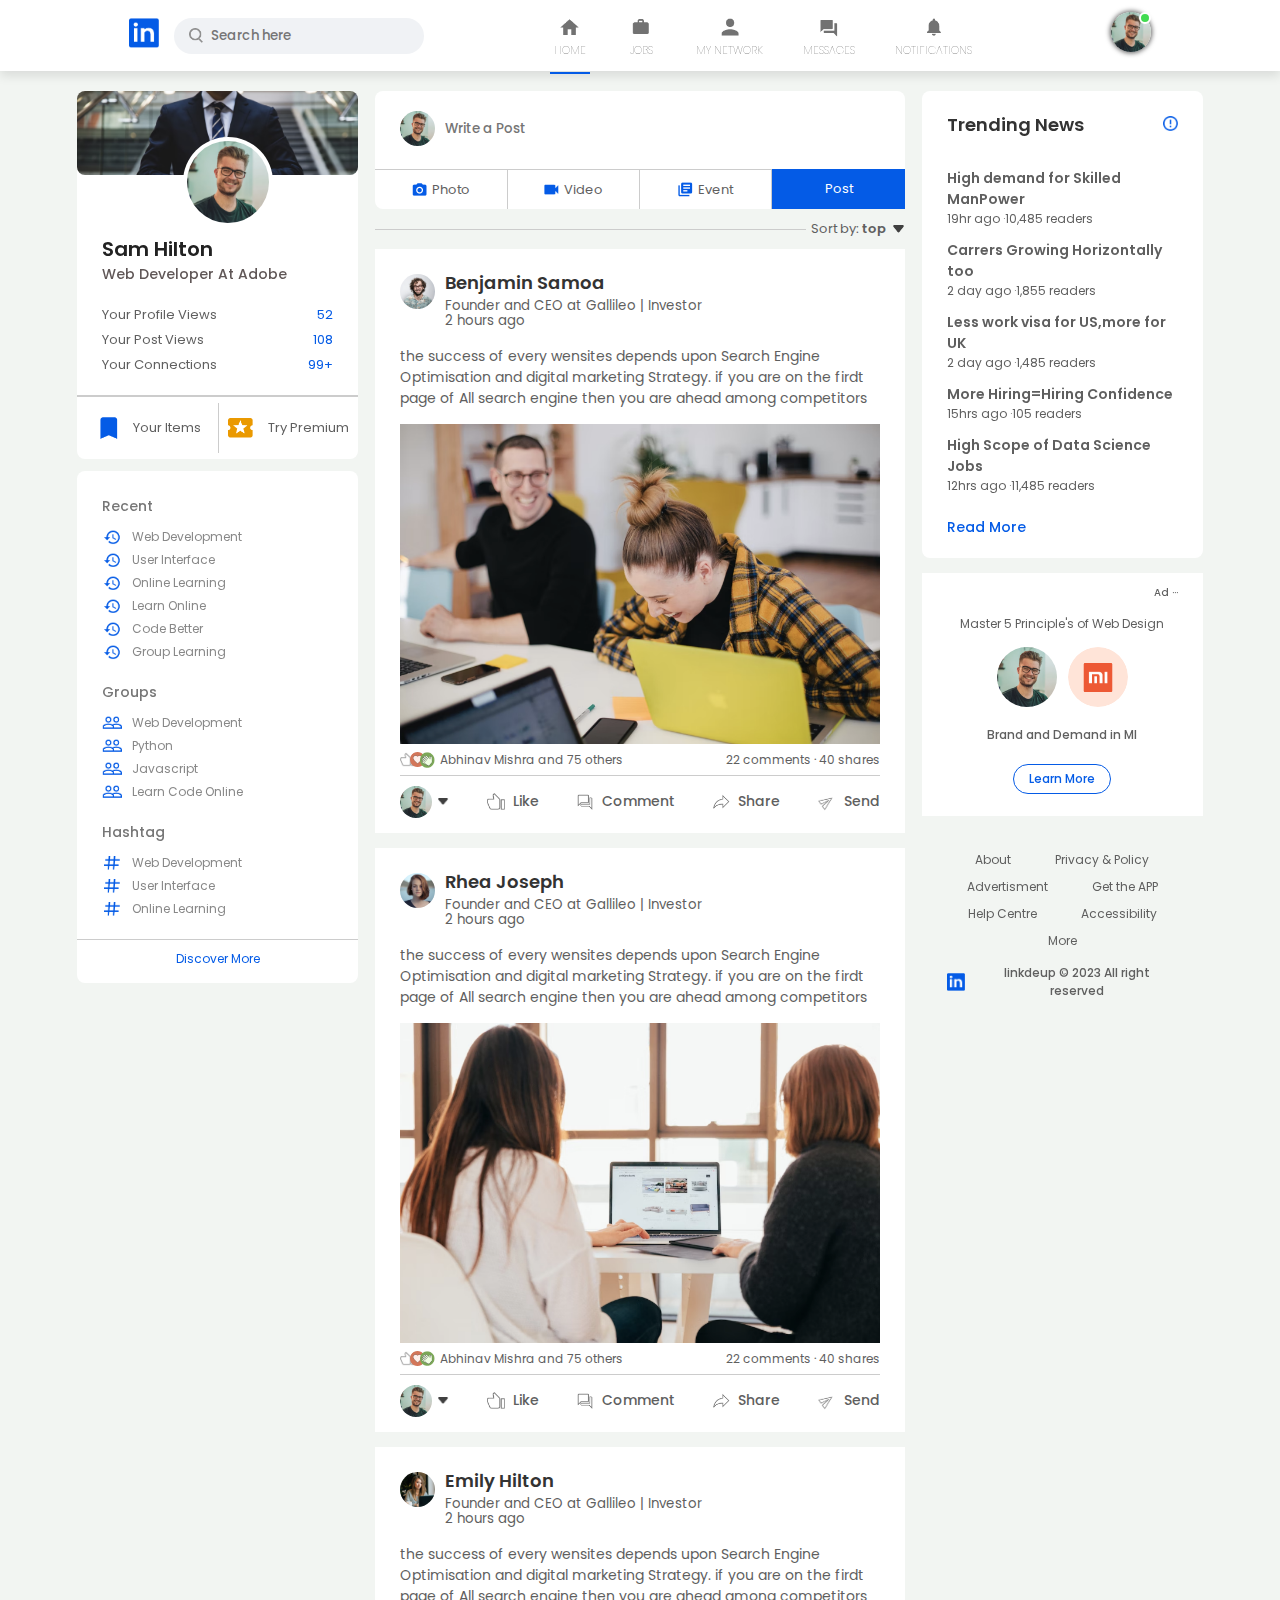
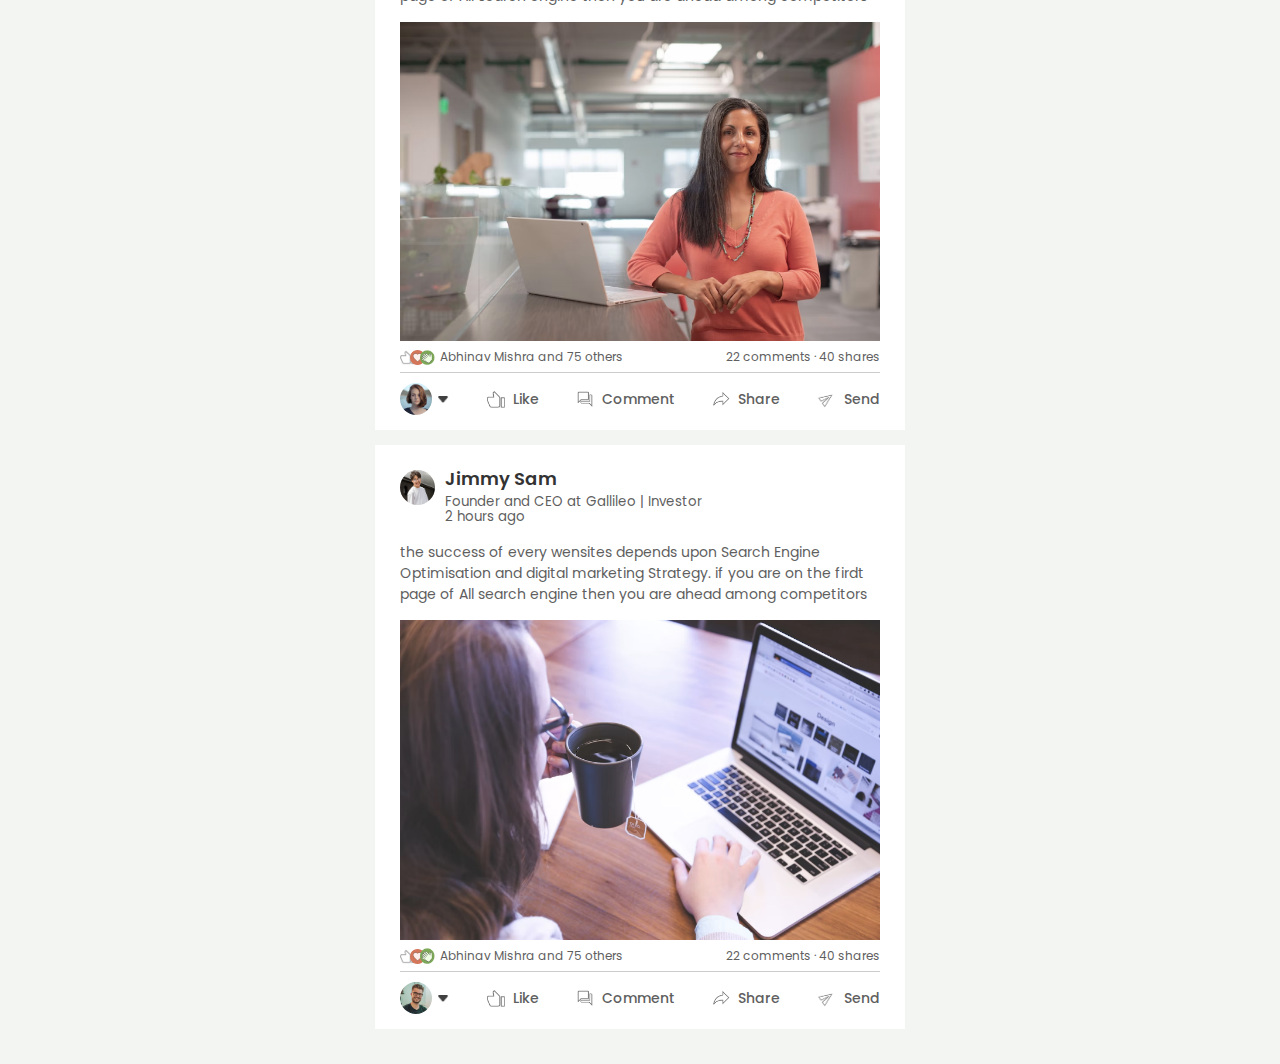
<file: index.html>
<!DOCTYPE html>
 <html lang="en">
 <head>
    <meta charset="UTF-8">
    <meta name="viewport" content="width=device-width, initial-scale=1.0">
    <title>Social media website design</title>
    <link rel="stylesheet" href="style.css">
 </head>
 <body>
     <nav
     class="navbar">
  <div class="navbar-left">
   <!-- never add class to an image -->
   <a href="index.html" class="logo"><img src="images/logo.png" ></a>
   <div class="search-box">
      <img src="images/search.png" alt="">
      <input type="text" name="" id="search-input" placeholder="Search here">
   </div>
  </div>
  <div class="navbar-centre">
   <ul>
      <li><a href="#" class="active-link">
         <img src="images/home.png" >
         <span>HOME</span>
      </a></li>
      <li><a href="#">
         <img src="images/jobs.png" >
         <span>JOBS</span>
      </a></li>
      <li><a href="#">
         <img src="images/network.png" >
         <span>MY NETWORK</span>
      </a></li>
      <li><a href="#">
         <img src="images/message.png" >
         <span>MESSAGES</span>
      </a></li>
      <li><a href="#">
         <img src="images/notification.png" >
         <span>NOTIFICATIONS</span>
      </a></li>
   </ul>
  </div>
  <div class="navbar-right">
 <div class="online">
   <img src="images/user-1.png" class="nav-profile-img" onclick="toggleMenu()">
 </div>
  </div>
<!-- -------------------------profile-drop-down-menu-------------------------- -->
<div class="profile-menu-wrap" id="profileMenu">
   <div class="profile-menu">
      <div class="user-info">
         <img src="images/user-1.png" alt="">
         <div>
            <h3> Rayan Walton</h3>
            <a href="profile.html">See Your Profile</a>
         </div>
      </div>
      <hr>
      <a href="#" class="profile-menu-link">
         <img src="images/feedback.png" alt="">
         <p>Give Feedback</p>
         <span>></span>
      </a>
      <a href="#" class="profile-menu-link">
         <img src="images/setting.png" alt="">
         <p>Settings & Privacy</p>
         <span>></span>
      </a>
      <a href="#" class="profile-menu-link">
         <img src="images/help.png" alt="">
         <p>Help and Support</p>
         <span>></span>
      </a>
      <a href="#" class="profile-menu-link">
         <img src="images/display.png" alt="">
         <p>Display and Accessibility</p>
         <span>></span>
      </a>
      <a href="#" class="profile-menu-link">
         <img src="images/logout.png" alt="">
         <p>logout</p>
         <span>></span>
      </a>
   
   </div>
</div>

     </nav>
     <!-- -----------------Navbar End----------------->

     <div class="container">

      <div class="left-sidebar">
         <div class="sidebar-profile-box">
            <img src="images/cover-pic.png" width="100%" class="background-img">
            <div class="sidebar-profile-info">
               <img src="images/user-1.png" alt="">
               <h1>Sam Hilton</h1>
               <h3> Web Developer At Adobe</h3>
               <ul>
                  <li>Your Profile Views <span>52</span></li>
                  <li>Your Post Views <span>108</span></li>
                  <li>Your Connections <span>99+</span></li>
               </ul>
            </div>
            <div class="sidebar-profile-link">
               <a href="#">
                  <img src="images/items.png" alt="">
                  Your Items
               </a>
               <a href="#">
                  <img src="images/premium.png" alt="">
                  Try Premium
               </a>
            </div>
         </div>
         <div class="sidebar-activity" id="sidebar-activity">
 <h3>Recent</h3>
 <a href="#"><img src="images/recent.png" alt="">Web Development</a>
 <a href="#"><img src="images/recent.png" alt="">User Interface</a>
 <a href="#"><img src="images/recent.png" alt="">Online Learning</a>
 <a href="#"><img src="images/recent.png" alt="">Learn Online</a>
 <a href="#"><img src="images/recent.png" alt="">Code Better</a>
 <a href="#"><img src="images/recent.png" alt="">Group Learning</a>
 <h3>Groups</h3>
 <a href="#"><img src="images/group.png" alt="">Web Development</a>
 <a href="#"><img src="images/group.png" alt="">Python</a>
 <a href="#"><img src="images/group.png" alt="">Javascript</a>
 <a href="#"><img src="images/group.png" alt="">Learn Code Online</a>
 <h3>Hashtag</h3>
 <a href="#"><img src="images/hashtag.png" alt="">Web Development</a>
 <a href="#"><img src="images/hashtag.png" alt="">User Interface</a>
 <a href="#"><img src="images/hashtag.png" alt=""> Online Learning</a>
 <div class="discover-more">
   <a href="#">Discover More</a>
 </div>
         </div>
      <p id="showMorelink" onclick="toggleactivity()">Show More <b>+</b></p>   
      </div>
      <!-- ---------------left sidebar ------------ -->
      <div class="main-content">
         <div class="create-post">
            <div class="create-post-input">
               <img src="images/user-1.png" alt="">
               <textarea name="" id=""  rows="2" placeholder="Write a Post"></textarea>
            </div>
            <div class="create-post-links">
               <li><img src="images/photo.png" alt="">Photo</li>
               <li><img src="images/video.png" alt="">Video</li>
               <li><img src="images/event.png" alt="">Event</li>
               <li>Post</li>
            </div>
         </div>
         <div class="sort-by">
            <hr>
            <p>Sort by: <span>top <img src="images/down-arrow.png" alt=""></span></p>
         </div>
         <div class="post">
            <div class="post-author">
               <img src="images/user-2.png" alt="">
               <div>
                <h1>  Benjamin Samoa</h1>
                <small>Founder and CEO at Gallileo | Investor</small>
                <small>2 hours ago</small>
               </div>
            </div>
            <p>the success of every wensites depends upon Search Engine  Optimisation and digital marketing Strategy. if you are on the firdt page of All search engine then you are ahead among competitors</p>
            <img src="images/post-image-1.png" width="100%" alt="">
            <div class="post-stats">
               <div>
                  <img src="images/thumbsup.png" alt="">
                  <img src="images/love.png" alt="">
                  <img src="images/clap.png" alt="">
                  <span class="liked-user">Abhinav Mishra and 75 others </span>
               </div>
               <div>
                  <span>22 comments &middot; 40 shares</span>
               </div>
            </div>
            <div class="post-activity">
               <div>
                  <img src="images/user-1.png" alt="" class="post-activity-user-icon">
                  <img src="images/down-arrow.png" alt="" class="post-activity-arrow-icon">
               </div>
               <div class="post-activity-link">
                  <img src="images/like.png" alt="">
                  <span>Like</span>
              </div>
               <div class="post-activity-link">
                  <img src="images/comment.png" alt="">
                  <span>Comment</span>
               </div>
               <div class="post-activity-link">
                  <img src="images/share.png" alt="">
                  <span>Share</span>
               </div >
               <div class="post-activity-link">
                  <img src="images/send.png" alt="">
                  <span>Send</span>
               </div>
      
            </div>
         </div>
         <div class="post">
            <div class="post-author">
               <img src="images/user-3.png" alt="">
               <div>
                <h1> Rhea Joseph</h1>
                <small>Founder and CEO at Gallileo | Investor</small>
                <small>2 hours ago</small>
               </div>
            </div>
            <p>the success of every wensites depends upon Search Engine  Optimisation and digital marketing Strategy. if you are on the firdt page of All search engine then you are ahead among competitors</p>
            <img src="images/post-image-2.png" width="100%" alt="">
            <div class="post-stats">
               <div>
                  <img src="images/thumbsup.png" alt="">
                  <img src="images/love.png" alt="">
                  <img src="images/clap.png" alt="">
                  <span class="liked-user">Abhinav Mishra and 75 others </span>
               </div>
               <div>
                  <span>22 comments &middot; 40 shares</span>
               </div>
            </div>
            <div class="post-activity">
               <div>
                  <img src="images/user-1.png" alt="" class="post-activity-user-icon">
                  <img src="images/down-arrow.png" alt="" class="post-activity-arrow-icon">
               </div>
               <div class="post-activity-link">
                  <img src="images/like.png" alt="">
                  <span>Like</span>
              </div>
               <div class="post-activity-link">
                  <img src="images/comment.png" alt="">
                  <span>Comment</span>
               </div>
               <div class="post-activity-link">
                  <img src="images/share.png" alt="">
                  <span>Share</span>
               </div >
               <div class="post-activity-link">
                  <img src="images/send.png" alt="">
                  <span>Send</span>
               </div>
      
            </div>
         </div>

         <div class="post">
            <div class="post-author">
               <img src="images/user-4.png" alt="">
               <div>
                <h1>Emily Hilton</h1>
                <small>Founder and CEO at Gallileo | Investor</small>
                <small>2 hours ago</small>
               </div>
            </div>
            <p>the success of every wensites depends upon Search Engine  Optimisation and digital marketing Strategy. if you are on the firdt page of All search engine then you are ahead among competitors</p>
            <img src="images/post-image-3.png" width="100%" alt="">
            <div class="post-stats">
               <div>
                  <img src="images/thumbsup.png" alt="">
                  <img src="images/love.png" alt="">
                  <img src="images/clap.png" alt="">
                  <span class="liked-user">Abhinav Mishra and 75 others </span>
               </div>
               <div>
                  <span>22 comments &middot; 40 shares</span>
               </div>
            </div>
            <div class="post-activity">
               <div>
                  <img src="images/user-3.png" alt="" class="post-activity-user-icon">
                  <img src="images/down-arrow.png" alt="" class="post-activity-arrow-icon">
               </div>
               <div class="post-activity-link">
                  <img src="images/like.png" alt="">
                  <span>Like</span>
              </div>
               <div class="post-activity-link">
                  <img src="images/comment.png" alt="">
                  <span>Comment</span>
               </div>
               <div class="post-activity-link">
                  <img src="images/share.png" alt="">
                  <span>Share</span>
               </div >
               <div class="post-activity-link">
                  <img src="images/send.png" alt="">
                  <span>Send</span>
               </div>
      
            </div>
         </div>
         <div class="post">
            <div class="post-author">
               <img src="images/user-5.png" alt="">
               <div>
                <h1>  Jimmy Sam</h1>
                <small>Founder and CEO at Gallileo | Investor</small>
                <small>2 hours ago</small>
               </div>
            </div>
            <p>the success of every wensites depends upon Search Engine  Optimisation and digital marketing Strategy. if you are on the firdt page of All search engine then you are ahead among competitors</p>
            <img src="images/post-image-4.png" width="100%" alt="">
            <div class="post-stats">
               <div>
                  <img src="images/thumbsup.png" alt="">
                  <img src="images/love.png" alt="">
                  <img src="images/clap.png" alt="">
                  <span class="liked-user">Abhinav Mishra and 75 others </span>
               </div>
               <div>
                  <span>22 comments &middot; 40 shares</span>
               </div>
            </div>
            <div class="post-activity">
               <div>
                  <img src="images/user-1.png" alt="" class="post-activity-user-icon">
                  <img src="images/down-arrow.png" alt="" class="post-activity-arrow-icon">
               </div>
               <div class="post-activity-link">
                  <img src="images/like.png" alt="">
                  <span>Like</span>
              </div>
               <div class="post-activity-link">
                  <img src="images/comment.png" alt="">
                  <span>Comment</span>
               </div>
               <div class="post-activity-link">
                  <img src="images/share.png" alt="">
                  <span>Share</span>
               </div >
               <div class="post-activity-link">
                  <img src="images/send.png" alt="">
                  <span>Send</span>
               </div>
      
            </div>
         </div>
         

      </div>
         <!-- ---------------main content ------------ -->
         <div class="right-sidebar">
      <!-- ---------------right sidebar ------------ -->
      <div class="sidebar-news">
         <img src="images/more.png" class="info-icon" alt="">
         <h3>Trending News</h3>
         <a href="#">High demand for Skilled ManPower</a>
         <span>19hr ago &middot;10,485 readers</span>
         <a href="#">Carrers Growing Horizontally too</a>
         <span>2 day ago &middot;1,855 readers</span>
         <a href="#">Less work visa for US,more for UK</a>
         <span> 2 day ago &middot;1,485 readers</span>
         <a href="#">More Hiring=Hiring Confidence</a>
         <span>15hrs ago &middot;105 readers</span>
         <a href="#">High Scope of Data Science Jobs </a>
         <span>12hrs ago &middot;11,485 readers</span>
         <a href="#" class="read-more-link">Read More</a>
      </div>
      <div class="sidebar-ad">
         <small>Ad &middot;&middot;&middot;</small>
         <p>Master 5 Principle's of Web Design</p>
         <div>
            <img src="images/user-1.png"
             alt="">
            <img src="images/mi-logo.png"
             alt="">
         </div>
         <b>Brand and Demand in MI</b>
         <a href="#" class="ad-link">Learn More</a>
      </div>
      <div class="sidebar-useful-link">
         <a href="#">About</a>
         <a href="#">Privacy & Policy</a>
         <a href="#">Advertisment</a>
         <a href="#">Get the APP</a>
         <a href="#">Help Centre</a>
         <a href="#">Accessibility</a>
         <a href="#">More</a>

         <div class="copyright-msg">
            <img src="images/logo.png" alt="">
            <p>linkdeup &#169; 2023 All right reserved</p>
         </div>
      </div>
     </div>
   </div>
   <script src="script.js"></script>
 </body>
 </html>
</file>
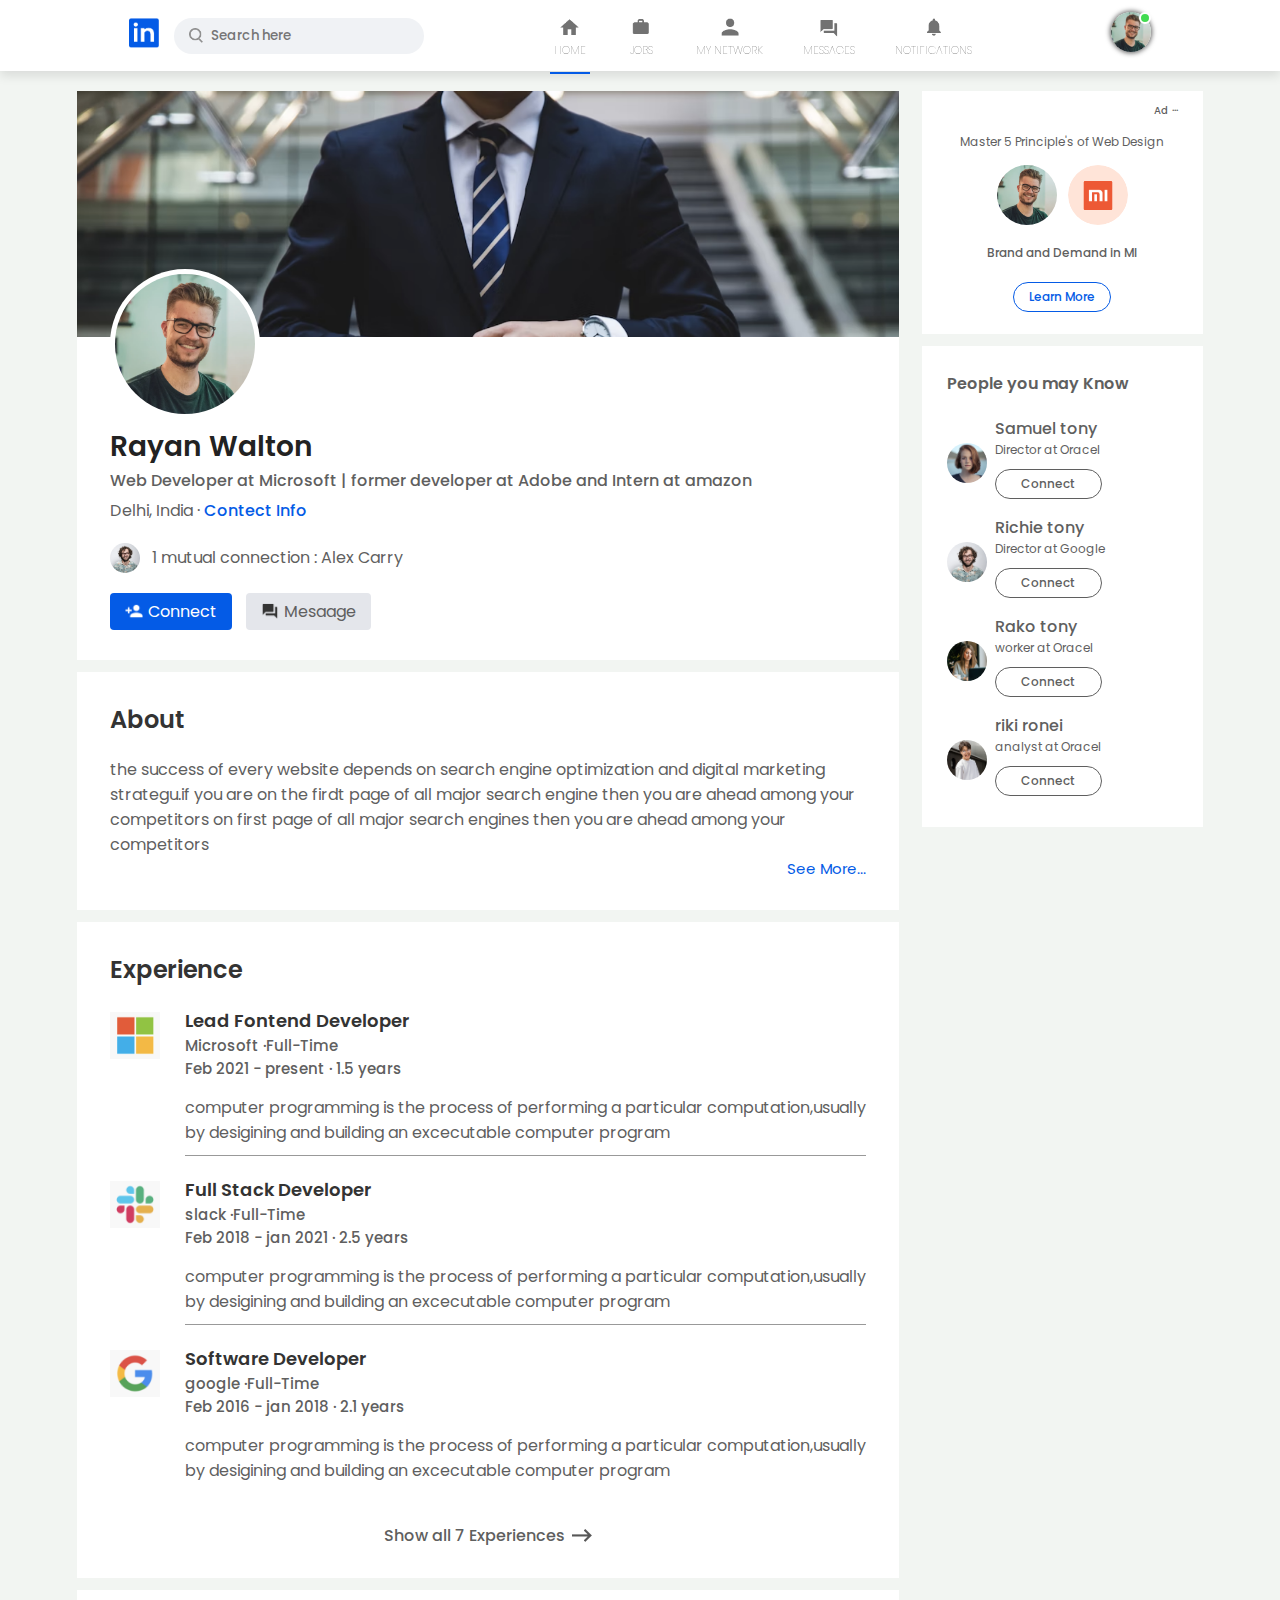
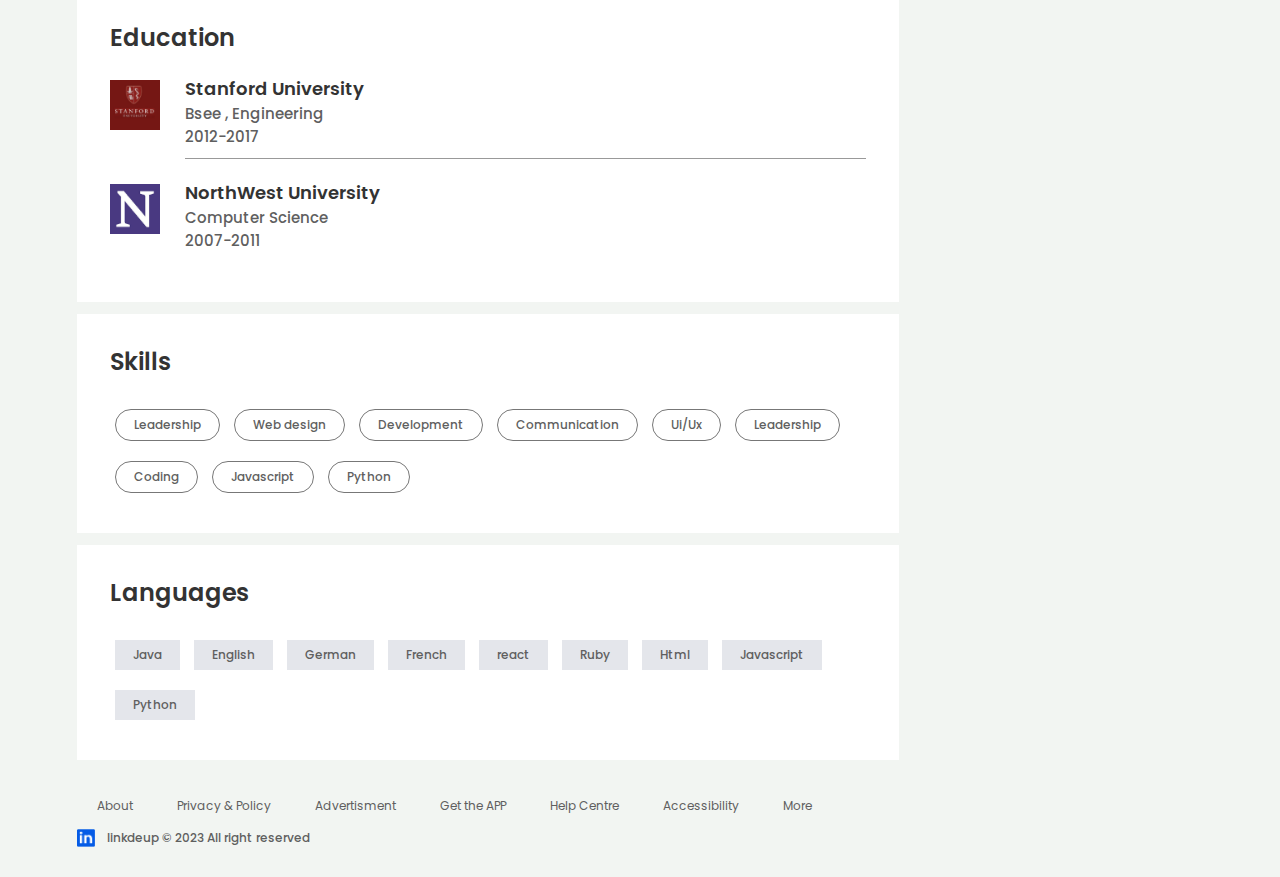
<file: profile.html>
<!DOCTYPE html>
<html lang="en">
<head>
   <meta charset="UTF-8">
   <meta name="viewport" content="width=device-width, initial-scale=1.0">
   <title>Social media website design</title>
   <link rel="stylesheet" href="style.css">
</head>
<body>
    <nav
    class="navbar">
 <div class="navbar-left">
  <!-- never add class to an image -->
  <a href="index.html" class="logo"><img src="images/logo.png" ></a>
  <div class="search-box">
     <img src="images/search.png" alt="">
     <input type="text" name="" id="search-input" placeholder="Search here">
  </div>
 </div>
 <div class="navbar-centre">
  <ul>
     <li><a href="#" class="active-link">
        <img src="images/home.png" >
        <span>HOME</span>
     </a></li>
     <li><a href="#">
        <img src="images/jobs.png" >
        <span>JOBS</span>
     </a></li>
     <li><a href="#">
        <img src="images/network.png" >
        <span>MY NETWORK</span>
     </a></li>
     <li><a href="#">
        <img src="images/message.png" >
        <span>MESSAGES</span>
     </a></li>
     <li><a href="#">
        <img src="images/notification.png" >
        <span>NOTIFICATIONS</span>
     </a></li>
  </ul>
 </div>
 <div class="navbar-right">
<div class="online">
  <img src="images/user-1.png" class="nav-profile-img" onclick="toggleMenu()">
</div>
 </div>
<!-- -------------------------profile-drop-down-menu-------------------------- -->
<div class="profile-menu-wrap" id="profileMenu">
  <div class="profile-menu">
     <div class="user-info">
        <img src="images/user-1.png" alt="">
        <div>
           <h3> Rayan Walton</h3>
           <a href="profile.html">See Your Profile</a>
        </div>
     </div>
     <hr>
     <a href="#" class="profile-menu-link">
        <img src="images/feedback.png" alt="">
        <p>Give Feedback</p>
        <span>></span>
     </a>
     <a href="#" class="profile-menu-link">
        <img src="images/setting.png" alt="">
        <p>Settings & Privacy</p>
        <span>></span>
     </a>
     <a href="#" class="profile-menu-link">
        <img src="images/help.png" alt="">
        <p>Help and Support</p>
        <span>></span>
     </a>
     <a href="#" class="profile-menu-link">
        <img src="images/display.png" alt="">
        <p>Display and Accessibility</p>
        <span>></span>
     </a>
     <a href="#" class="profile-menu-link">
        <img src="images/logout.png" alt="">
        <p>logout</p>
        <span>></span>
     </a>
  
  </div>
</div>

    </nav>
    <!-- -----------------Navbar End----------------->
    <div class="container">
        <div class="profile-main">
            <div class="profile-container">
                <img src="images/cover-pic.png" width="100%" alt="">
                <div class="profile-container-inner">
                    <img src="images/user-1.png" alt="" class="profile-pic">

                    <h1>Rayan Walton</h1>
                    <b>Web Developer at Microsoft | former developer at Adobe and Intern at amazon</b>
                    <p>Delhi, India &middot; <a href="#">Contect Info</a></p>
                    <div class="mutual-connection">
                        <img src="images/user-2.png" alt="">
                        <span>1 mutual connection : Alex Carry</span>
                    </div>
                    <div class="profile-btn">
                        <a href="#" class="primary-btn"><img src="images/connect.png" alt="">Connect</a>
                        <a href="#"><img src="images/chat.png" alt="">Mesaage</a>
                    </div>
                </div>
            </div>
            <div class="profile-desc">
               <h2>About</h2>
               <p>the success of every website depends on search engine optimization and digital marketing strategu.if you are on the firdt page of all major search engine then you are ahead among your competitors on first page of all major search engines then you are ahead among your competitors</p>
               <a href="#" class="see-more-link">See More...</a>
            </div>
            <div class="profile-desc">
                <h2>Experience</h2>
                <div class="profile-desc-row">
                  <img src="images/microsoft.png" alt="">
                  <div>
                     <h3>Lead Fontend Developer</h3>
                     <b>Microsoft &middot;Full-Time</b>
                     <b>Feb 2021 - present &middot; 1.5 years</b>
                     <p>computer programming is the process of performing a particular computation,usually by desigining and building an excecutable computer program</p>
                     <hr>
                  </div>
                </div>
               
                  <div class="profile-desc-row">
                    <img src="images/slack.png" alt="">
                    <div>
                       <h3>Full Stack Developer </h3>
                       <b>slack &middot;Full-Time</b>
                       <b>Feb 2018 - jan 2021        
                        
                        &middot; 2.5 years</b>
                       <p>computer programming is the process of performing a particular computation,usually by desigining and building an excecutable computer program</p>
                       <hr>
                    </div>
                  </div>
                  <div class="profile-desc-row">
                     <img src="images/google.png" alt="">
                     <div>
                        <h3>Software Developer </h3>
                        <b>google &middot;Full-Time</b>
                        <b>Feb 2016 - jan 2018        
                         
                         &middot; 2.1 years</b>
                        <p>computer programming is the process of performing a particular computation,usually by desigining and building an excecutable computer program</p>
                     </div>
                     <hr>
                  </div>
                     
                     <a href="#" class="experience-link">Show all 7 Experiences <img src="images/right-arrow.png" alt=""></a>
                  </div>

                  <div class="profile-desc">
                     <h2>Education</h2>
                     <div class="profile-desc-row">
                        <img src="images/stanford.png" alt="">
                        <div>
                           <h3>Stanford University</h3>
                           <b>Bsee , Engineering</b>
                           <b>2012-2017</b>
                           <hr>
                        </div>
                     </div>
                     <div class="profile-desc-row">
                        <img src="images/north.png" alt="">
                        <div>
                           <h3>NorthWest University</h3>
                           <b>Computer Science</b>
                           <b>2007-2011</b>
                            
                        </div>
                     </div>
                  </div>

                  <div class="profile-desc">
                     <h2>Skills</h2>
                     <a href="#" class="skills-btn">Leadership</a>
                     <a href="#" class="skills-btn">Web design</a>
                     <a href="#" class="skills-btn">Development</a>
                     <a href="#" class="skills-btn">Communication</a>
                     <a href="#" class="skills-btn">Ui/Ux</a>
                     <a href="#" class="skills-btn">Leadership</a>
                     <a href="#" class="skills-btn">Coding</a>
                     <a href="#" class="skills-btn">Javascript</a>
                     <a href="#" class="skills-btn">Python</a>
                  </div>
                  <div class="profile-desc">
                     <h2>Languages</h2>
                     <a href="#" class="Language-btn">Java</a>
                     <a href="#" class="Language-btn">English</a>
                     <a href="#" class="Language-btn">German</a>
                     <a href="#" class="Language-btn">French</a>
                     <a href="#" class="Language-btn">react</a>
                     <a href="#" class="Language-btn">Ruby</a>
                     <a href="#" class="Language-btn">Html</a>
                     <a href="#" class="Language-btn">Javascript</a>
                     <a href="#" class="Language-btn">Python</a>
                  </div>
               </div>
        <!-- --------profile-sidebar------ -->
        <div class="profile-sidebar">
         <div class="sidebar-ad">
            <small>Ad &middot;&middot;&middot;</small>
            <p>Master 5 Principle's of Web Design</p>
            <div>
               <img src="images/user-1.png"
                alt="">
               <img src="images/mi-logo.png"
                alt="">
            </div>
            <b>Brand and Demand in MI</b>
            <a href="#" class="ad-link">Learn More</a>
         </div>
         <div class="sidebar-prople">
            <h3>People you may Know</h3>
            <div class="sidebar-people-row">
               <img src="images/user-3.png" alt="">
               <div>
                  <h2>
                     Samuel tony
                  </h2>
                  <p>Director at Oracel</p>
                  <a href="#">Connect</a>
               </div>
            </div>
            <div class="sidebar-people-row">
               <img src="images/user-2.png" alt="">
               <div>
                  <h2>
                     Richie tony
                  </h2>
                  <p>Director at Google</p>
                  <a href="#">Connect</a>
               </div>
            </div>
            <div class="sidebar-people-row">
               <img src="images/user-4.png" alt="">
               <div>
                  <h2>
                     Rako tony
                  </h2>
                  <p>worker at Oracel</p>
                  <a href="#">Connect</a>
               </div>
            </div>
            <div class="sidebar-people-row">
               <img src="images/user-5.png" alt="">
               <div>
                  <h2>
                     riki ronei
                  </h2>
                  <p>analyst at Oracel</p>
                  <a href="#">Connect</a>
               </div>
            </div>
         </div>
        </div>
<!-- -----closed---- -->
    </div>
       <div class="profile-footer">
         <div class="sidebar-useful-link">
            <a href="#">About</a>
            <a href="#">Privacy & Policy</a>
            <a href="#">Advertisment</a>
            <a href="#">Get the APP</a>
            <a href="#">Help Centre</a>
            <a href="#">Accessibility</a>
            <a href="#">More</a>
   
            <div class="copyright-msg">
               <img src="images/logo.png" alt="">
               <p>linkdeup &#169; 2023 All right reserved</p>
            </div>
         </div>  
       </div>
  <script src="script.js"></script>
</body>
</html>
</file>
<file: style.css>
@import url('https://fonts.googleapis.com/css2?family=Poppins:wght@500&family=Tilt+Prism&family=Ubuntu:ital,wght@1,300&display=swap');

*{
    margin: 0;
    padding: 0;
    box-sizing: border-box;
    font-family: 'Poppins', sans-serif;
}

body{
    background-color: #f2f5f2;
    color: #5f5f5f;
}
a{
    text-decoration: none ;
    color: #5f5f5f;
}
.navbar{
    display: flex;
    align-items: center;
    justify-content: space-evenly;
    padding: 6px 1%;
    position: sticky;
    top: 0;
    z-index: 100;
    background-color: #fff;
    box-shadow: 0 5px 10px rgba(0, 0, 0,0.1);

}
 .logo img{
    width: 30px;
    margin-right: 15px;
    display: block;
 }
 /* .navbar-centre ul{
    display: flex;
 } */
 .navbar-centre ul li{
    display: inline-block;
    list-style: none;
     
   
 }
 .navbar-centre ul li a::after{
content: '';
width: 0;
height: 2px;
background: #045be6;
position: absolute;
bottom: -15px;
transition: width 0.3s ;
 }
 .navbar-centre ul li a:hover::after,
 .navbar-centre ul li a.active-link::after{
    width: 100%;
    

 }
 .navbar-centre ul li a{
    /* this will arrange the logo and text equally */
    display: flex;
    flex-direction: column;
    margin: 6px 14px;
    font-size: 11px;
    font-weight: 100;
    padding-right: 8px;
    align-items: center;
    position: relative;
 }
 .navbar-centre ul li a img{
    width: 30px;
    height: 30px;
   
 }
 .nav-profile-img{
  width: 40px;
  border-radius: 50%;
  box-shadow: 0px 0px 5px 1px;
  
 }
 .online{
    position: relative;
 }
 /* green dot */
 .online::after{
    content: '';
    border-radius: 50%;
    border: 2px solid white;
    top: 0;
    right: 0;
    width: 8px;
    height: 8px;
    background: #41db51;
    position:absolute;
 }
.navbar-left{
    display: flex;
    

}
 .search-box{
    display: flex;
    background: #f0f2f5;
  align-items: center;
  padding: 0 15px;
  border-radius: 20px;
  width: 250px;
}
.search-box img{
    width: 14px;
}

.search-box input{
    background: transparent;
    outline: none;
    width: 100%;
    padding: 8px;
    border: 0;
}
/* -------------- navbar end--------------- */

.container{
   display: flex;
   padding: 20px 6%;
   justify-content: space-between;
   flex-wrap: wrap;
}
.left-sidebar{
   flex-basis: 25%;
   align-self: flex-start;
   position: sticky;
   top: 73px;
   /* border-radius: px; */
}
.right-sidebar{
   flex-basis: 25%;
  align-self:flex-start;
  position: sticky;
  top: 73px;
}
.main-content{
   flex-basis: 47%;
}
.sidebar-profile-box{
   background: #fff;
   /* box-shadow: 1px; */
   border-radius: 8px;
   
}
.background-img{
   border-radius:8px ;
   /* border-radius-top-right:8px ; */
}
.sidebar-activity{
   border-radius: 8px;
}
.sidebar-profile-info{
   padding: 0 25px;
}

.sidebar-profile-info img{
   border-radius: 50%;
   width: 90px;
   padding: 4px;
   background-color: #fff;
   margin-top: -45px;
   margin-left: 35%;
   /* margin-left: 50%p; */
   /* box-shadow: 0 0 5px 1px; */
}
.sidebar-profile-info h1{
   font-size: 20px;
   font-weight: 600;
   color: #222;
}
.sidebar-profile-info h3{
   font-size: 14px;
   font-weight: 500;
   color: #605757;

}
.sidebar-profile-info ul{
list-style: none;
margin: 20px 0;
}
.sidebar-profile-info ul li{
   width: 100%;
   margin: 5px 0;
   font-size: 13px;
}
.sidebar-profile-info ul li span{
   float: right;
   color: #045be6;
}
.sidebar-profile-link{
   display: flex;
   align-items: center;
   border-top: 2px solid #ccc;
}
.sidebar-profile-link a{
   flex-basis: 50%;
   display: flex;
   align-items: center;
   /* margin: 7px ; */
   justify-content: center;
   padding: 15px 0;
   font-size: 13px;
   border-left:1px solid #ccc ;
}
.sidebar-profile-link a img{
   width: 25px;
   margin-right: 15px;
}
.sidebar-profile-link a:first-child{
   border-left: 0;
}
.sidebar-activity{
   background-color: #fff;
   padding: 5px 25px;
   margin: 12px 0;
}
.sidebar-activity h3{
   color: #777;
   font-size: 14px;
   font-weight: 500;
   margin: 20px 0 10px;
}
.sidebar-activity a{
   display: flex;
   align-items: center;
   font-size: 12px;
   font-weight: 400;
   color:#888;
   margin: 3px 0;
}
.sidebar-activity a img{
   width: 20px;
   margin-right: 10px;
}
.discover-more{
   border-top: 1px solid#ccc;
   text-align: center;
   margin-top: 20px;
   margin-left: -25px;
   margin-right: -25px;
}
.discover-more a{
   display: inline-block;
   color: #045be6;
   margin: 10px 0;
}
/* --------------------Right sidebar----------------- */
.sidebar-news{
   background: #fff;
   padding: 10px 25px;
   border-radius: 8px;
}
.info-icon{
   width: 15px;
   float: right;
   margin-top: 15px;
}
.sidebar-news h3{
   font-size: 18px;
   font-weight: 600;
   color: #333;
   margin: 10px 0 30px;
}
.sidebar-news a{
   display: block;
   font-size: 14px;
   font-weight: 600;
   margin-top: 10px;
   margin-bottom: -5px;

}
.sidebar-news span{
   font-size: 12px;
}
.sidebar-news .read-more-link{
   font-size: 14px;
   font-weight: 500;
   margin: 20px 0 10px;
   color: #045be6;
   /* margin-left: 15px; */
}
.sidebar-ad{
   background-color: #fff;
   padding: 12px 25px;
   margin: 15px 0;
   text-align: center;
   font-size: 12px;
}
.sidebar-ad img{
   width: 60px;
   border-radius: 50%;
   margin: 4px;
}
.sidebar-ad small{
font-weight:500;
float: right;
}
.sidebar-ad p{
   margin-top: 30px;
   margin-bottom: 10px;
}
.sidebar-ad b{
   display: block;
   margin-top: 10px;
   font-weight: 500;
}
.ad-link{
   display: inline-block;
   border: 1px solid #045be6;
   padding: 5px 15px;
   border-radius: 30px;
   margin: 20px auto 10px;
   color: #045be6;
   font-weight: 500;

}
.sidebar-useful-link{
   padding: 15px 25px;
   text-align: center;
}
.sidebar-useful-link a{
   font-size: 12px;
   display: inline-block;
   margin:4px 20px ;
}
.copyright-msg{
   display: flex;
   align-items: center;
   justify-content: center;
   font-size: 12px;
   margin-top: 10px;
   font-weight: 500;
}
.copyright-msg img{
   width: 18px;
   margin-right: 12px;
}

/* -------------main content------------------------------- */
.create-post{
   background-color: #fff;
   border-radius: 8px;
}
.create-post-input{
   padding: 20px 25px 10px;
   display: flex;
   align-items: flex-start;
}
.create-post-input img{
   width: 35px;
   border-radius: 50%;
   margin-right: 10px;
}

.create-post-input textarea{
 width: 100%;
 border: 0;
 outline: 0;
 resize: none;
 background: transparent;
 margin-top: 8px;
}
::placeholder{
   font-weight: 500;
}
.create-post-links{
   display: flex;
   align-items: flex-start;
  list-style: none;
}
.create-post-links li{
   text-decoration: none;
   display: flex;
   align-items: center;
   justify-content: center;
   cursor: pointer;
   border-top: 1px solid #ccc;
   border-right: 1px solid #ccc;
   flex-basis: 25%;
   height: 40px;
   font-size: 13px;



}
.create-post-links li img{
   width: 15px;
   margin-right: 5px;
}
.create-post-links li:last-child{
   background-color: #045be6;
   color:#fff ;
   border-top: 0;
   border-right: 0;
}
.sort-by{
   display: flex;
   align-items: center;
   margin: 10px 0;
}
.sort-by hr{
   flex: 1;
   border: 0;
   height: 1px;
   background: #ccc;

}
.sort-by p{
   font-size: 13px;
   padding-left: 5px;
}
.sort-by p span{
   cursor: pointer;
   font-weight: 600;
}
.sort-by p span img{
   width: 13px;
   margin-left: 3px;
}

.post{
   background-color: #fff;
   padding: 20px 25px 5px;
   margin:5px 0 15px ;
}
.post-author{
   display: flex;
   align-items: flex-start;
   margin-bottom: 20px;

}
.post-author img{
   width: 35px;
   border-radius: 50%;
   margin-right: 10px;
   margin-top: 5px;
}
.post-author h1{
   font-size: 18px;
   font-weight: 600;
   color: #333;
}
.post-author small{
   display: block;
   margin-bottom: -5px;
}

.post p{
   font-size: 14px;
   margin-bottom: 15px;
}
.post-stats{
   display: flex;
   flex-wrap: wrap;
   align-items: center;
   justify-content: space-between;
   font-size:12px ;
   border-bottom: 1px solid #ccc;
   padding-bottom: 6px;
}
.post-stats div{
   display: flex;
   align-items: center;
}
.post-stats img{
   width: 15px;
   margin-right: -5px;
}
.liked-user{
   margin-left: 10px;
}

.post-activity{
   display: flex;
   align-items: center;
   justify-content: space-between;
   padding: 10px 0;
   font-size: 14px;
   font-weight: 500;

}
.post-activity div{
   display: flex;
   align-items: center;

}
.post-activity-user-icon{
   width: 32px;
   border-radius: 50%;
}
.post-activity-arrow-icon{
   width: 12px;
   margin-left: 5px;
}
.post-activity-link img{
   width: 18px;
   margin-right: 8px;
}
.profile-menu-wrap{
   position: absolute;
   top:100%;
   right: 5%;
   width: 320px;
   max-height: 0;
   overflow: hidden;
   transition: max-height 0.5s;
   /* display: none; */
}
  .open-menu{
   max-height: 400px;
    
}
.profile-menu{
   background: #222;
   color: #fff;
   padding: 20px;
   margin: 10px;

}
.user-info{
   display: flex;
   align-items: center;
}
.user-info img{
   width: 50px;
   border-radius: 50%;
   margin-right: 15px;
}
.user-info h3{
   font-weight: 500;
   margin-bottom: -7px;

}
.user-info a{
   color: #c9dbf8;
   font-size: 13px;
}
.profile-menu hr{
   border:0;
   height: 1px;
   width: 100%;
   background: #fff;
   margin: 15px 0 10px;
}
.profile-menu-link{
   display: flex;
   align-items: center;
   color: #fff;
   margin: 12px 0;
   font-size: 14px;
}
.profile-menu-link:hover{
   border: 2px solid #fff;
}
.profile-menu-link p{
   width: 100%;
}
.profile-menu-link img{
   width: 35px;
   border-radius: 50%;
   margin-right: 15px;
}
/* -------------------------------profilepage------------ */
.profile-main{
   flex-basis: 73%;

}
.profile-sidebar{
   flex-basis: 25%;
   align-self: flex-start;
   position: sticky;
   top: 73px;
}
.profile-container{
   background:#fff;
}
.profile-container-inner{
   padding:0 4% 10px;
}
.profile-pic{
   width: 150px;
   border-radius: 50%;
   margin-top: -75px;
   padding: 5px;
   background: #fff;
}
.profile-container h1{
   font-size: 28px;
   font-weight: 600;
   color: #222;
}
.profile-container b{
   font-weight: 500;
}
.profile-container p{
   margin-top: 5px;
}
.profile-container p a{
   color: #045be6;
   font-weight: 500;
}

.mutual-connection{
   display: flex;
   align-items: center;
   margin: 20px 0;
}
.mutual-connection img{
   width: 30px;
   border-radius: 50%;
   margin-right: 12px;
}
.profile-btn{
   margin: 20px 0;
}
.profile-btn a{
   display: inline-flex;
   align-items: center;
   background: #e4e6eb;
   padding: 6px 15px;
   border-radius: 4px;
   margin-right: 10px;
}
.profile-btn a img{
   width: 18px;
   margin-right: 5px;
}
.profile-btn .primary-btn{
   background: #045be6;
   color: #fff;
}
.profile-desc{
   background: #fff;
   padding: 20px 4% 30px;
   margin: 12px 0;
}
.profile-desc h2{
   color: #333;
   margin: 10px 0 20px;
   font-weight: 600;
}
.see-more-link{
   display: block;
   text-align: right;
   font-size: 15px;
   color: #045be6;
}
.profile-desc-row{
   display: flex;
   align-items: flex-start;
   margin: 20px 0;
}
.profile-desc-row img{
   width: 50px ;
   margin-right: 25px;
   margin-top: 5px;
}
.profile-desc-row div{
   width: 100%;
}
.profile-desc-row h3{
   font-size: 18px;
   font-weight: 600;
   color: #333;
}
.profile-desc-row b{
   display: block;
   font-weight: 500;
   font-size: 15px;
}
.profile-desc-row p{
   margin-top: 15px;
}
.profile-desc-row hr{
   border: 0;
   border-bottom: 1px solid #999;
   margin-top: 10px;
}
.experience-link{
   display: flex;
   align-items: center;
   justify-content: center;
   padding-top: 20px;
   font-weight: 500;

}
.experience-link img{
   width: 20px;
   margin-left: 7px;
}
.skills-btn{
   display: inline-block;
   margin: 10px 5px;
   padding: 6px 18px;
   border: 1px solid #777;
   border-radius: 30px;
   font-size: 12px;
   font-weight: 500;
}

.Language-btn{
   display: inline-block;
   margin: 10px 5px;
   padding: 6px 18px;
   background: #e4e6eb;
   font-size: 12px;
   font-weight: 500;
}
/* -------------right sidebar------------------- */
.profile-sidebar .sidebar-ad{
   margin: 0;
}
.sidebar-prople{
   background: #fff;
   padding: 15px 25px;
   margin: 12px 0;
   font-size: 12px;
   position: sticky;
}
.sidebar-prople h3{
   font-size: 16px;
   font-weight: 600;
   margin: 10px 0 20px;
}
.sidebar-people-row{
   display: flex;
   align-items: center;
   margin: 6px 0;

}
.sidebar-people-row img{
   width: 40px;
   border-radius: 50%;
   margin-right: 8px;
   mask-type: 5px;
}
.sidebar-people-row h2{
   font-weight: 500;
   font-size: 16px;
}
.sidebar-people-row a{
   display: inline-block;
   margin: 10px 0;
   padding: 5px 25px;
   border: 1px solid #5f5f5f;
   border-radius: 30px;
   font-weight: 500;
}
.profile-footer{
   padding: 0 6% 30px;
}
.profile-footer .sidebar-useful-link{
   text-align: left;
   padding: 0;
}
.profile-footer .copyright-msg{
 justify-content: flex-start;
}
#showMorelink{
   display: none;
 }
/* ----------------------------responsive website---------------- */
@media screen and (max-width: 768px) {
   /* .navbar {
     flex-direction: column;
     width: 100%;

   } */
 
   /* .navbar-left,
   .navbar-centre,
   .navbar-right {
     width: 100%;
     justify-content: center;
     align-items: center;
   } */
   
   /* .navbar-left{
      margin-left: -75px;
   } */
   /* .navbar-right{
      margin-left: 75vw;
   } */
   /* .navbar-centre ul {
     flex-direction:column;
   } */
 
   /* .navbar-centre ul li {
     margin: 8px -8px;
   
   } */
   /* .navbar-centre ul li:last-child{
      margin: 6px -23px;
   } */
 
   .search-box {
     margin: 10px 0;
     width: auto; 
     background: transparent;
     padding: 0;
     
   }
   .search-box input{
      width: 0;
      padding: 0;
   }
   .navbar-centre ul li a span{
      display: none;
   }
 
   .navbar-centre ul li a{
      padding-right: 0;
      margin: 5px;
   }
   .search-box img{
      width: 0;
   }
   .nav-profile-img{
      width: 30px;
   }
   .container{
      padding: 15px 3%;
   }
   .left-sidebar,.right-sidebar{
  flex-basis: 100%;
  position: relative;
  top: unset;
   }
   .main-content{
      flex-basis: 100%; 
   }
   .post-stats div{
      margin: 2px 0;
   }
   .post-activity-link span{
 display: none
   }
   .post-activity-link  img{
      margin-right: 0;
   }
   .profile-main,.profile-sidebar{
      flex-basis: 100%;
   }
   .profile-container{
      font-size: 14px;
   }
   .profile-pic{
      width: 100px;
      margin-top: -50px;
   }
   .profile-desc{
      font-size: 14px;
   }
   #showMorelink{
      display: block;
      width: fit-content;
      margin: 10px auto;
      font-size: 14px;
      cursor: pointer;
   }
   .sidebar-activity{
      display: none;
   }
   .sidebar-activity.open-activity{
      display: block;
   }
   .online{
      margin-top: 8px;
      margin-left: 2px;
   }
   
 }
</file>
